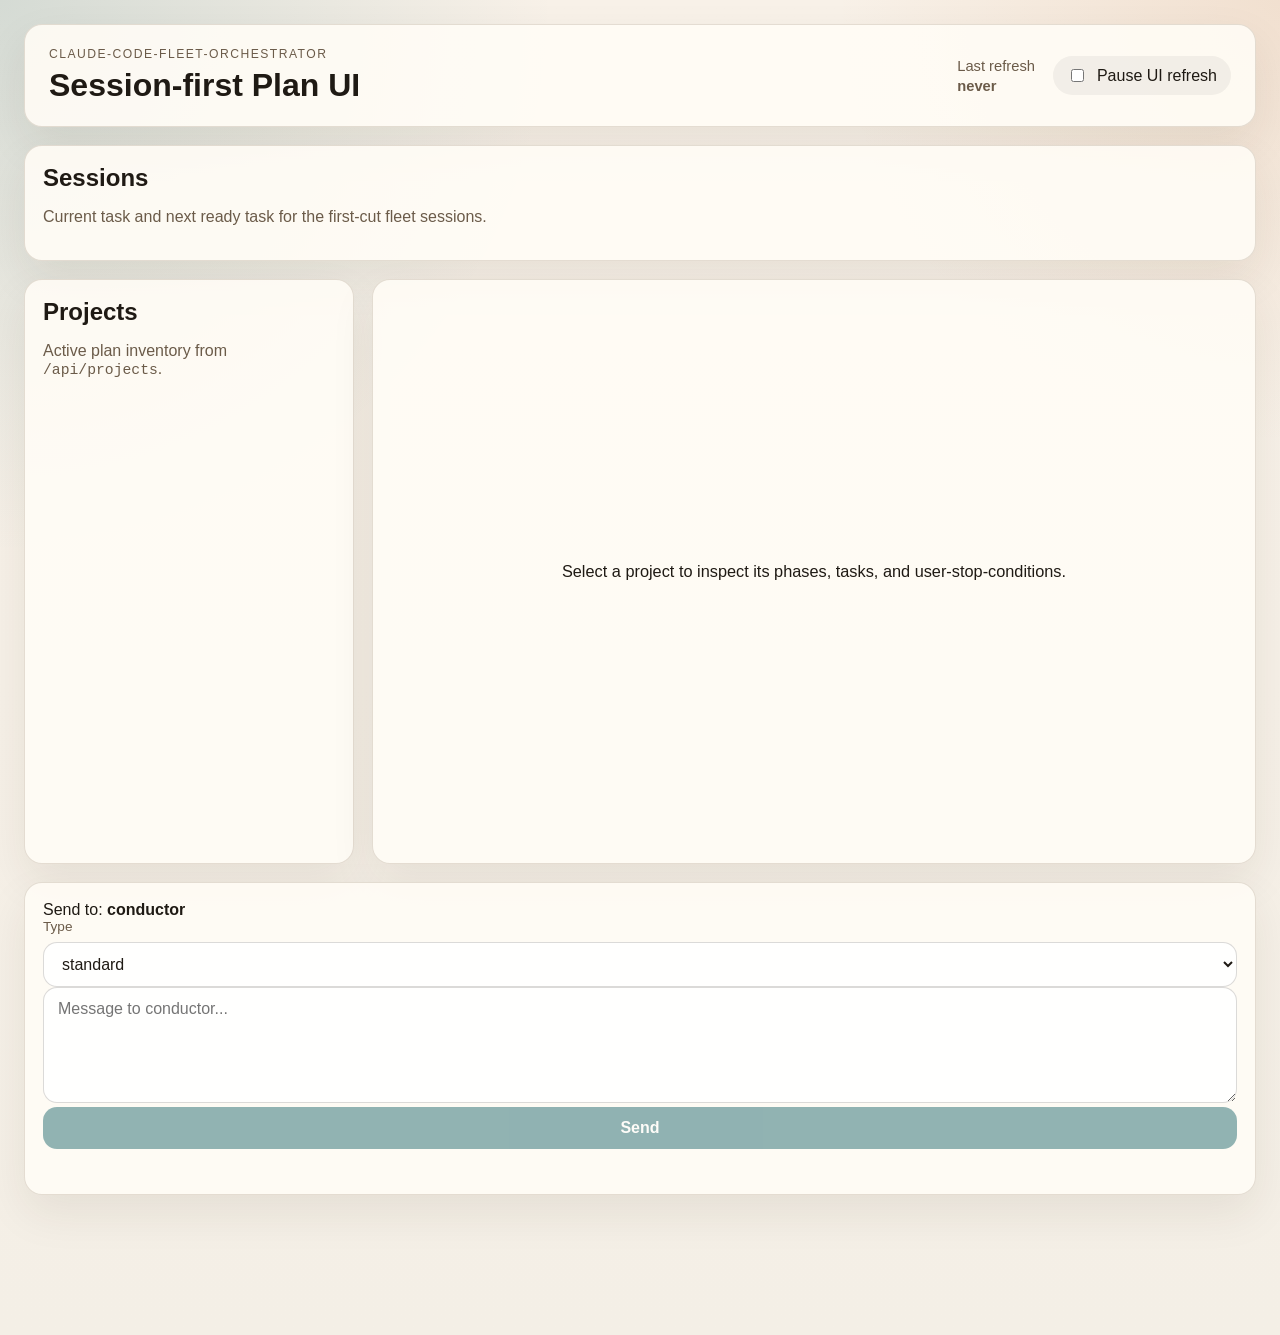
<file: src/fleet_orchestrator/ui/index.html>
<!DOCTYPE html>
<html lang="en">
<head>
  <meta charset="utf-8">
  <meta name="viewport" content="width=device-width, initial-scale=1">
  <title>Orchestrator Plan UI</title>
  <link rel="stylesheet" href="/ui/static/app.css">
</head>
<body>
  <div class="shell">
    <header class="topbar">
      <div>
        <p class="eyebrow">claude-code-fleet-orchestrator</p>
        <h1>Session-first Plan UI</h1>
      </div>
      <div class="topbar-controls">
        <div class="last-updated">
          <span>Last refresh</span>
          <strong id="last-updated">never</strong>
        </div>
        <label class="pause-toggle" title="Freezes UI auto-refresh while reading. Does NOT pause sessions or the discipline engine — that's per-session in Stage C.">
          <input type="checkbox" id="pause-toggle">
          <span>Pause UI refresh</span>
        </label>
      </div>
    </header>

    <section class="sessions-panel panel">
      <div class="panel-header">
        <h2>Sessions</h2>
        <p>Current task and next ready task for the first-cut fleet sessions.</p>
      </div>
      <div id="sessions-strip" class="sessions-strip"></div>
    </section>

    <main class="workspace">
      <aside class="projects-panel panel">
        <div class="panel-header">
          <h2>Projects</h2>
          <p>Active plan inventory from <code>/api/projects</code>.</p>
        </div>
        <div id="projects-list" class="projects-list"></div>
      </aside>

      <section class="details-panel panel">
        <div id="project-detail" class="project-detail empty-state">
          Select a project to inspect its phases, tasks, and user-stop-conditions.
        </div>
      </section>
    </main>

    <footer class="notify-bar panel">
      <form id="notify-form" class="notify-form">
        <div class="notify-meta">
          <span class="notify-target-label">Send to:</span>
          <strong id="notify-target">conductor</strong>
        </div>
        <label class="notify-type">
          <span>Type</span>
          <select id="notify-type">
            <option value="standard">standard</option>
            <option value="escalation">escalation</option>
            <option value="command">command</option>
            <option value="response_ready">response_ready</option>
          </select>
        </label>
        <label class="notify-input-wrap">
          <span class="visually-hidden">Session message</span>
          <textarea id="notify-input" rows="5" placeholder="Message to conductor..."></textarea>
        </label>
        <div class="notify-actions">
          <button id="notify-submit" type="submit" disabled>Send</button>
          <span id="notify-status" class="notify-status" aria-live="polite"></span>
        </div>
      </form>
    </footer>
  </div>

  <template id="status-badge-template">
    <span class="status-badge"></span>
  </template>

  <script src="/ui/static/app.js"></script>
</body>
</html>
</file>
<file: ui/static/app.css>
:root {
  color-scheme: light;
  --bg: #f4efe6;
  --panel: rgba(255, 252, 246, 0.9);
  --panel-border: rgba(106, 83, 55, 0.18);
  --text: #1f1a14;
  --muted: #6b5b49;
  --accent: #0d5c63;
  --accent-soft: rgba(13, 92, 99, 0.12);
  --selected: rgba(201, 120, 60, 0.16);
  --pending: #b7791f;
  --doing: #0d5c63;
  --done: #2f855a;
  --failed: #c53030;
  --blocked: #7c3aed;
  --shadow: 0 18px 45px rgba(52, 36, 16, 0.08);
  --radius: 18px;
}

* {
  box-sizing: border-box;
}

body {
  margin: 0;
  min-height: 100vh;
  font-family: "IBM Plex Sans", "Segoe UI", sans-serif;
  color: var(--text);
  background:
    radial-gradient(circle at top left, rgba(13, 92, 99, 0.15), transparent 30%),
    radial-gradient(circle at top right, rgba(201, 120, 60, 0.14), transparent 24%),
    linear-gradient(180deg, #f8f1e8 0%, var(--bg) 100%);
}

code {
  font-family: "IBM Plex Mono", "SFMono-Regular", monospace;
  font-size: 0.92em;
}

.shell {
  padding: 24px;
  display: grid;
  gap: 18px;
  padding-bottom: 140px;
}

.public-mode .shell {
  padding-bottom: 24px;
}

.topbar,
.panel {
  background: var(--panel);
  border: 1px solid var(--panel-border);
  box-shadow: var(--shadow);
  border-radius: var(--radius);
}

.topbar {
  display: flex;
  justify-content: space-between;
  align-items: center;
  gap: 24px;
  padding: 22px 24px;
}

.eyebrow {
  margin: 0 0 6px;
  text-transform: uppercase;
  letter-spacing: 0.12em;
  font-size: 0.76rem;
  color: var(--muted);
}

.topbar h1 {
  margin: 0;
  font-size: 2rem;
}

.topbar-controls {
  display: flex;
  align-items: center;
  gap: 18px;
}

.last-updated {
  display: grid;
  gap: 4px;
  font-size: 0.92rem;
  color: var(--muted);
}

.pause-toggle {
  display: inline-flex;
  align-items: center;
  gap: 10px;
  border-radius: 999px;
  padding: 10px 14px;
  background: rgba(31, 26, 20, 0.05);
  cursor: pointer;
}

.workspace {
  display: grid;
  grid-template-columns: 330px minmax(0, 1fr);
  gap: 18px;
  min-height: 65vh;
}

.workspace > * {
  min-width: 0;
}

.panel {
  padding: 18px;
}

.panel-header h2,
.phase-header h3 {
  margin: 0;
}

.panel-header p,
.project-meta,
.session-meta,
.empty-hint,
.muted {
  color: var(--muted);
}

.sessions-strip {
  display: grid;
  grid-template-columns: repeat(auto-fit, minmax(170px, 1fr));
  gap: 12px;
}

.session-card,
.project-card,
.phase-card {
  border: 1px solid rgba(31, 26, 20, 0.08);
  background: rgba(255, 255, 255, 0.7);
  border-radius: 16px;
  transition: transform 140ms ease, border-color 140ms ease, background 140ms ease;
}

.session-card,
.project-card {
  cursor: pointer;
}

.session-card:hover,
.project-card:hover {
  transform: translateY(-1px);
  border-color: rgba(13, 92, 99, 0.28);
}

.session-card {
  padding: 14px;
  display: grid;
  gap: 8px;
}

.session-card.active,
.project-card.active {
  background: var(--selected);
  border-color: rgba(201, 120, 60, 0.4);
}

.session-name,
.project-card h3 {
  margin: 0;
  font-size: 1rem;
  overflow-wrap: anywhere;
  word-break: break-word;
}

.project-slug {
  margin: 4px 0 0;
  font-family: "IBM Plex Mono", "SFMono-Regular", monospace;
  font-size: 0.8rem;
  color: var(--muted);
  overflow-wrap: anywhere;
}

.session-line {
  font-size: 0.9rem;
  line-height: 1.35;
}

.projects-list,
.project-phases {
  display: grid;
  gap: 12px;
}

.project-card {
  padding: 14px;
  display: grid;
  gap: 10px;
  min-width: 0;
}

.project-stats {
  display: flex;
  flex-wrap: wrap;
  gap: 8px;
  font-size: 0.83rem;
  color: var(--muted);
}

.project-stats span {
  min-width: 0;
  overflow-wrap: anywhere;
  word-break: break-word;
}

.status-row {
  display: flex;
  align-items: center;
  justify-content: space-between;
  gap: 10px;
}

.status-badge {
  display: inline-flex;
  align-items: center;
  justify-content: center;
  border-radius: 999px;
  padding: 4px 10px;
  font-size: 0.78rem;
  font-weight: 600;
  text-transform: lowercase;
  background: rgba(31, 26, 20, 0.08);
}

.status-badge.pending { background: rgba(183, 121, 31, 0.14); color: var(--pending); }
.status-badge.in_progress { background: rgba(13, 92, 99, 0.14); color: var(--doing); }
.status-badge.completed { background: rgba(47, 133, 90, 0.14); color: var(--done); }
.status-badge.failed { background: rgba(197, 48, 48, 0.14); color: var(--failed); }
.status-badge.blocked { background: rgba(124, 58, 237, 0.12); color: var(--blocked); }
.status-badge.active { background: rgba(13, 92, 99, 0.14); color: var(--doing); }
.status-badge.idle { background: rgba(107, 91, 73, 0.12); color: var(--muted); }
.status-badge.needs-you { background: rgba(124, 58, 237, 0.12); color: var(--blocked); }
.status-badge.supervisor-badge {
  text-transform: lowercase;
  letter-spacing: 0;
}

.details-panel {
  overflow: hidden;
}

.project-detail {
  display: grid;
  gap: 18px;
}

.summary-grid {
  display: grid;
  grid-template-columns: repeat(auto-fit, minmax(220px, 1fr));
  gap: 12px;
}

.summary-card {
  border: 1px solid rgba(31, 26, 20, 0.08);
  border-radius: 16px;
  background: rgba(255, 255, 255, 0.58);
  padding: 14px 16px;
}

.summary-card h3,
.summary-card p {
  margin: 0;
}

.summary-card p + p {
  margin-top: 8px;
}

.project-detail.empty-state {
  min-height: 100%;
  place-items: center;
  text-align: center;
  font-size: 1.02rem;
  padding: 42px 18px;
}

.project-header {
  display: grid;
  gap: 10px;
}

.project-header h2 {
  margin: 0;
  font-size: 1.7rem;
}

.project-meta {
  display: flex;
  flex-wrap: wrap;
  gap: 14px;
  font-size: 0.9rem;
}

.stop-conditions {
  border: 1px solid rgba(31, 26, 20, 0.08);
  border-radius: 16px;
  padding: 14px 16px;
  background: rgba(255, 255, 255, 0.56);
}

.stop-conditions h3 {
  margin: 0 0 8px;
}

.stop-conditions ul {
  margin: 0;
  padding-left: 18px;
}

.question-answer {
  display: grid;
  grid-template-columns: minmax(0, 1fr) auto;
  gap: 8px;
  margin-top: 8px;
}

.question-answer textarea {
  min-height: 42px;
  resize: vertical;
}

.question-answer textarea,
.question-answer button {
  font: inherit;
}

.question-answer textarea {
  width: 100%;
  border: 1px solid rgba(31, 26, 20, 0.16);
  border-radius: 8px;
  background: rgba(255, 255, 255, 0.86);
  padding: 9px 10px;
  color: var(--text);
}

.question-answer button {
  border: none;
  border-radius: 8px;
  background: var(--accent);
  color: white;
  font-weight: 700;
  padding: 9px 12px;
  cursor: pointer;
}

.question-answer button:disabled {
  cursor: not-allowed;
  opacity: 0.45;
}

.public-mode .question-answer,
.public-mode .chat-bar {
  display: none !important;
}

.phase-card {
  padding: 16px;
  display: grid;
  gap: 14px;
}

.phase-header {
  display: flex;
  justify-content: space-between;
  gap: 16px;
}

.phase-title {
  display: grid;
  gap: 4px;
}

.mini-bars {
  display: flex;
  gap: 6px;
  flex-wrap: wrap;
}

.mini-bar {
  min-width: 60px;
  padding: 6px 8px;
  border-radius: 12px;
  font-size: 0.8rem;
  font-weight: 600;
  text-align: center;
}

.mini-bar.pending { background: rgba(183, 121, 31, 0.14); color: var(--pending); }
.mini-bar.in_progress { background: rgba(13, 92, 99, 0.14); color: var(--doing); }
.mini-bar.completed { background: rgba(47, 133, 90, 0.14); color: var(--done); }
.mini-bar.failed { background: rgba(197, 48, 48, 0.14); color: var(--failed); }

.tasks-table {
  width: 100%;
  border-collapse: collapse;
  font-size: 0.92rem;
}

.tasks-table th,
.tasks-table td {
  text-align: left;
  padding: 10px 8px;
  border-top: 1px solid rgba(31, 26, 20, 0.08);
  vertical-align: top;
}

.tasks-table th {
  color: var(--muted);
  font-weight: 600;
}

.task-id {
  font-weight: 600;
}

.task-description {
  display: block;
  margin-top: 4px;
  color: var(--muted);
  font-size: 0.84rem;
  line-height: 1.35;
  white-space: pre-wrap;
}

.priority-pill,
.blocked-pill {
  display: inline-flex;
  align-items: center;
  border-radius: 999px;
  padding: 4px 10px;
  background: rgba(31, 26, 20, 0.07);
  font-size: 0.8rem;
}

.blocked-pill {
  background: rgba(124, 58, 237, 0.12);
  color: var(--blocked);
}

.ref-pointer {
  display: inline-flex;
  align-items: center;
  max-width: 100%;
  overflow-wrap: anywhere;
  word-break: break-word;
}

.ref-pointer-static {
  cursor: default;
}

.chat-bar {
  position: fixed;
  left: 24px;
  right: 24px;
  bottom: 24px;
  z-index: 10;
  backdrop-filter: blur(14px);
  display: flex;
  flex-direction: column;
  gap: 12px;
  max-height: calc(100vh - 48px);
}

.chat-bar-header {
  display: flex;
  align-items: center;
  justify-content: space-between;
  gap: 10px;
}

.chat-expand-toggle {
  display: inline-flex;
  align-items: center;
  gap: 8px;
  border: none;
  background: transparent;
  font: inherit;
  color: var(--text);
  cursor: pointer;
  padding: 2px 4px;
}

.chat-expand-arrow {
  display: inline-block;
  transition: transform 140ms ease;
  color: var(--accent);
  font-size: 0.9rem;
}

.chat-bar.expanded .chat-expand-arrow {
  transform: rotate(90deg);
}

.chat-history-wrap {
  border: 1px solid rgba(31, 26, 20, 0.1);
  border-radius: 14px;
  background: rgba(255, 255, 255, 0.5);
  padding: 12px;
  overflow-y: auto;
  min-height: 140px;
  max-height: 46vh;
  display: grid;
  gap: 10px;
  align-content: start;
}

/* The class sets display:grid, which would otherwise beat the [hidden]
   attribute's display:none — so collapse must explicitly win here. */
.chat-history-wrap[hidden] {
  display: none;
}

#chat-needs-you[hidden] {
  display: none;
}

.chat-history {
  display: grid;
  gap: 10px;
}

.chat-history .summary-card {
  padding: 10px 12px;
}

.chat-form {
  display: grid;
  grid-template-columns: 150px minmax(0, 1fr) 120px;
  gap: 14px;
  align-items: stretch;
}

.notify-type,
.notify-actions {
  display: grid;
  gap: 8px;
  align-content: start;
}

.notify-type span {
  color: var(--muted);
  font-size: 0.85rem;
}

.notify-type select,
.notify-input-wrap textarea,
.notify-actions button {
  font: inherit;
}

.notify-type select,
.notify-input-wrap textarea {
  width: 100%;
  border: 1px solid rgba(31, 26, 20, 0.16);
  border-radius: 14px;
  background: rgba(255, 255, 255, 0.86);
  padding: 12px 14px;
  color: var(--text);
}

.notify-input-wrap textarea {
  min-height: 48px;
  resize: vertical;
}

.notify-actions button {
  border: none;
  border-radius: 14px;
  background: var(--accent);
  color: white;
  font-weight: 700;
  padding: 12px 16px;
  cursor: pointer;
}

.notify-actions button:disabled {
  cursor: not-allowed;
  opacity: 0.45;
}

.notify-status {
  min-height: 1.3em;
  font-size: 0.9rem;
  color: var(--muted);
}

.notify-status.success {
  color: var(--done);
}

.notify-status.error {
  color: var(--failed);
}

.notify-status.pending {
  color: var(--doing);
}

.visually-hidden {
  position: absolute;
  width: 1px;
  height: 1px;
  padding: 0;
  margin: -1px;
  overflow: hidden;
  clip: rect(0, 0, 0, 0);
  white-space: nowrap;
  border: 0;
}

@media (max-width: 1100px) {
  .workspace {
    grid-template-columns: 1fr;
  }
}

@media (max-width: 720px) {
  .shell {
    padding: 14px;
  }

  .topbar {
    flex-direction: column;
    align-items: flex-start;
  }

  .topbar-controls {
    width: 100%;
    justify-content: space-between;
  }

  .phase-header {
    flex-direction: column;
  }

  .chat-bar {
    left: 14px;
    right: 14px;
    bottom: 14px;
  }

  .chat-form {
    grid-template-columns: 1fr;
  }

  .tasks-table,
  .tasks-table thead,
  .tasks-table tbody,
  .tasks-table tr,
  .tasks-table th,
  .tasks-table td {
    display: block;
    width: 100%;
  }

  .tasks-table thead {
    display: none;
  }

  .tasks-table tr {
    padding: 10px 0;
    border-top: 1px solid rgba(31, 26, 20, 0.08);
  }

  .tasks-table td {
    border-top: none;
    padding: 4px 0;
  }

  .tasks-table td::before {
    content: attr(data-label);
    display: block;
    color: var(--muted);
    font-size: 0.76rem;
    text-transform: uppercase;
    letter-spacing: 0.06em;
    margin-bottom: 2px;
  }
}
</file>
